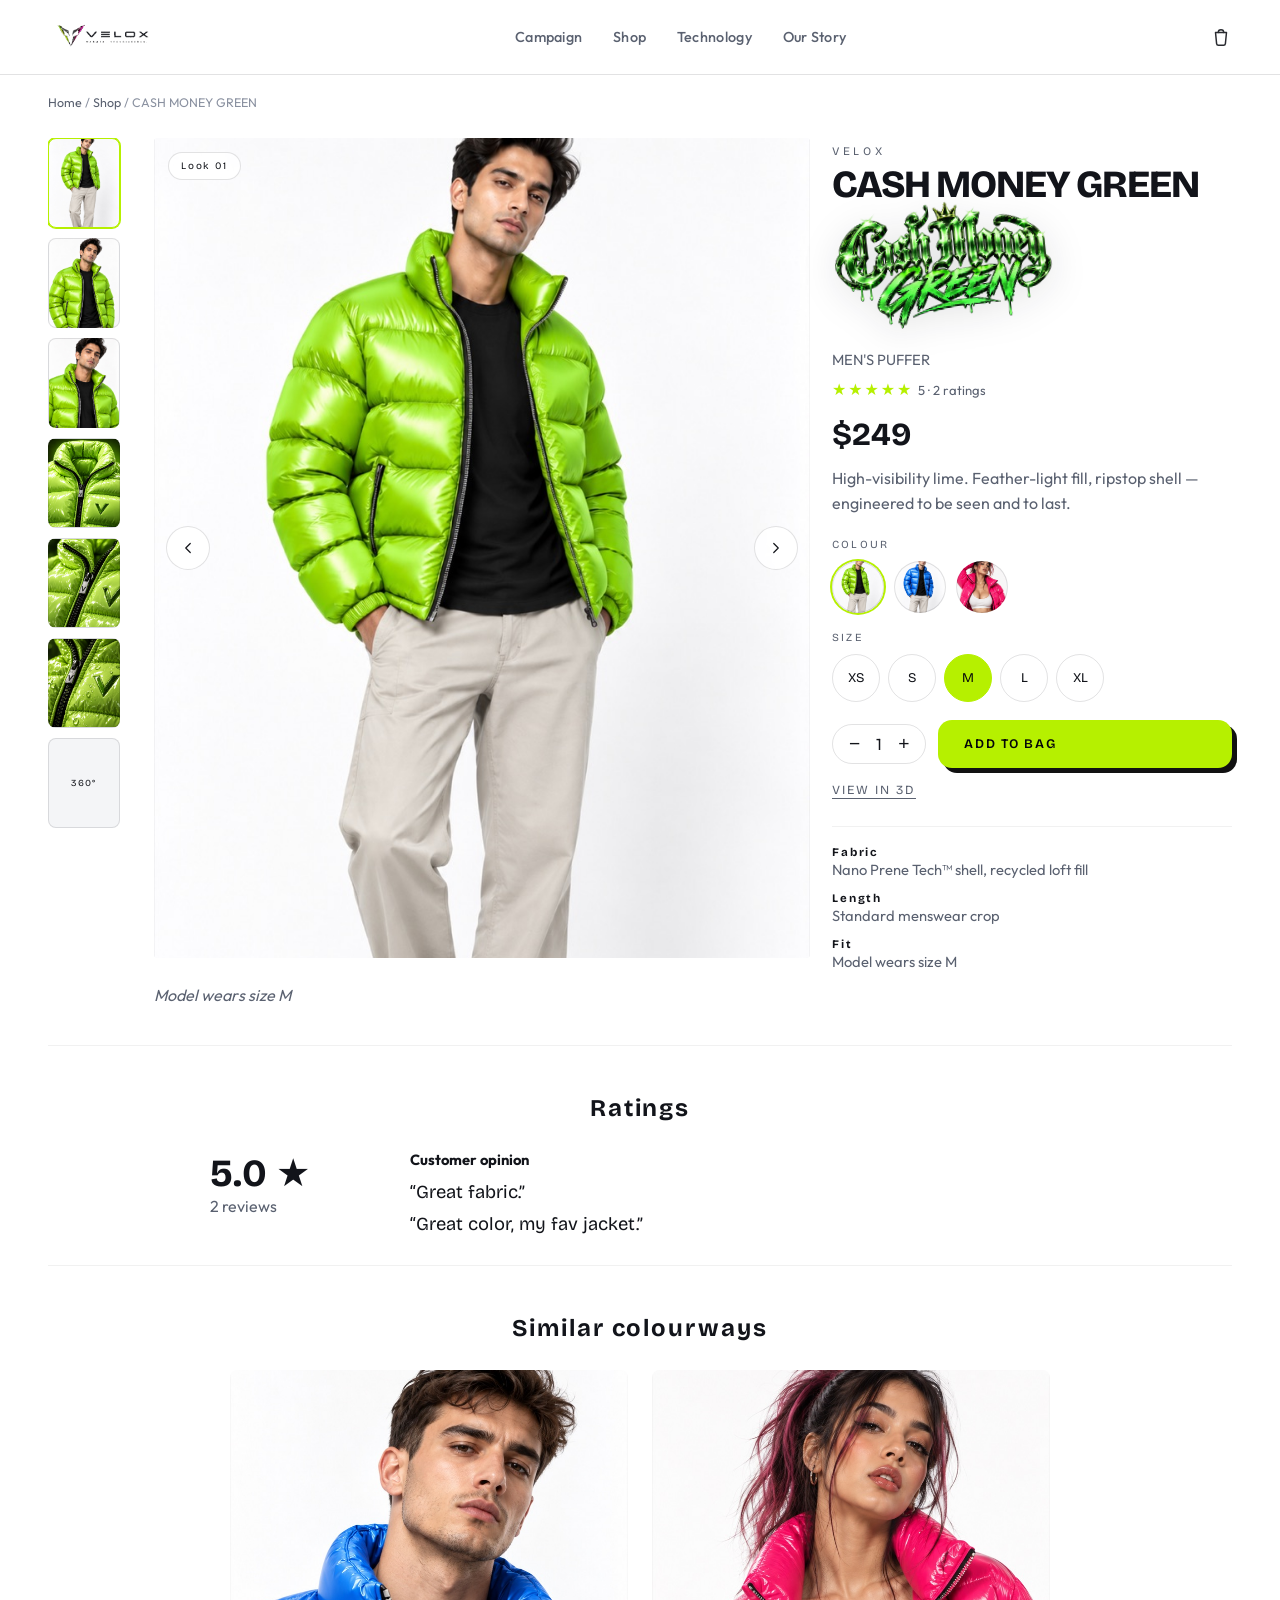
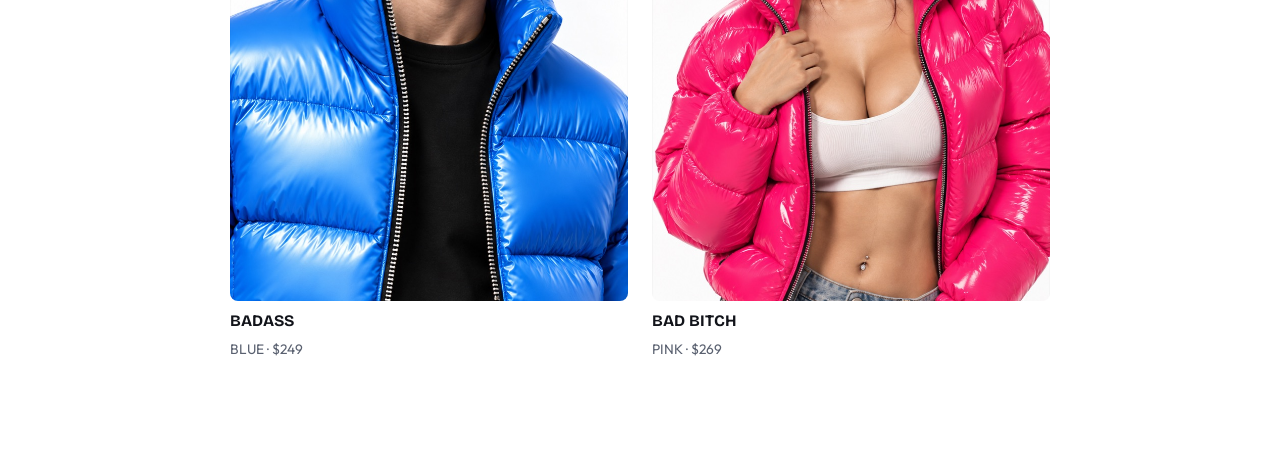
<file: buy.html>
<!doctype html>
<html lang="en">
  <head>
    <meta charset="UTF-8" />
    <meta name="viewport" content="width=device-width, initial-scale=1.0, viewport-fit=cover" />
    <meta http-equiv="Permissions-Policy" content="accelerometer=(self), gyroscope=(self), magnetometer=(self)" />
    <title>VELOX — Shop</title>
    <meta name="description" content="Shop VELOX FW26. Cash Money Green, Badass Blue, Bad Bitch Pink." />
    <!-- gallery: 6 photos + 360 -->
    <link rel="canonical" href="https://toprmrproducer.github.io/velox-open/buy.html" />
    <link rel="icon" href="favicon.png" type="image/png" />
    <link rel="apple-touch-icon" href="apple-touch-icon.png" />
    <meta property="og:type" content="website" />
    <meta property="og:title" content="VELOX — Shop" />
    <meta property="og:description" content="Shop VELOX FW26. Cash Money Green, Badass Blue, Bad Bitch Pink." />
    <meta property="og:image" content="https://toprmrproducer.github.io/velox-open/og.jpg" />
    <meta name="twitter:card" content="summary_large_image" />
    <meta http-equiv="Cache-Control" content="no-cache, no-store, must-revalidate" />
    <style>html,body,.pdp-page{background:#fff!important;color:#12141a}</style>
    <link rel="preconnect" href="https://fonts.googleapis.com" />
    <link rel="preconnect" href="https://fonts.gstatic.com" crossorigin />
    <link
      rel="preload"
      as="style"
      href="https://fonts.googleapis.com/css2?family=Cinzel:wght@600&family=Bricolage+Grotesque:opsz,wght@12..96,700;12..96,800&family=Outfit:wght@400;500;600&display=swap"
      onload="this.onload=null;this.rel='stylesheet'"
    />
    <noscript>
      <link
        href="https://fonts.googleapis.com/css2?family=Cinzel:wght@600&family=Bricolage+Grotesque:opsz,wght@12..96,700;12..96,800&family=Outfit:wght@400;500;600&display=swap"
        rel="stylesheet"
      />
    </noscript>
    <script>
      (function () {
        var id = new URLSearchParams(location.search).get('id') || 'lime';
        var src = {
          lime: 'campaign/looks/green-studio-full.jpg',
          blue: 'campaign/looks/blue-studio-full.jpg',
          pink: 'campaign/looks/pink-studio-a.jpg',
        }[id] || 'campaign/looks/green-studio-full.jpg';
        var l = document.createElement('link');
        l.rel = 'preload';
        l.as = 'image';
        l.href = src;
        l.fetchPriority = 'high';
        document.head.appendChild(l);
      })();
    </script>
    <script type="module" crossorigin src="./assets/buy-BLtn8a17.js"></script>
    <link rel="modulepreload" crossorigin href="./assets/products-BSnKn5BF.js">
    <link rel="stylesheet" crossorigin href="./assets/products-DRPeaWrV.css">
      <link rel="modulepreload" crossorigin href="./assets/scene3d-BLmDCGPO.js">
  </head>
  <body class="pdp-page">
    <header class="nav">
      <a class="nav__brand" href="./" aria-label="VELOX home">
        <img class="nav__lockup" src="brand/nav-lockup-on-light.png" alt="VELOX" />
      </a>
      <nav class="nav__links" id="navLinks">
        <a href="./">Campaign</a>
        <a href="./#shop">Shop</a>
        <a href="./#technology">Technology</a>
        <a href="./#about">Our Story</a>
      </nav>
      <button class="nav__burger" id="navBurger" aria-label="Menu" aria-expanded="false">
        <span></span><span></span>
      </button>
      <div class="nav__right">
        <button class="nav__icon nav__cart" id="navCart" aria-label="Cart">
          <svg viewBox="0 0 24 24"><path d="M6 7h12l-1.2 12.2a2 2 0 0 1-2 1.8H9.2a2 2 0 0 1-2-1.8L6 7z"/><path d="M9 7a3 3 0 0 1 6 0"/></svg>
          <span class="nav__badge" id="cartCount">0</span>
        </button>
      </div>
    </header>

    <main class="pdp" id="pdp">
      <nav class="pdp__crumbs" id="crumbs"></nav>

      <section class="pdp__grid">
        <div class="pdp__thumbs" id="thumbs"></div>
        <div class="pdp__stage" id="stage">
          <canvas id="inspect3d" class="pdp__gl" aria-label="3D inspect"></canvas>
          <img id="stageA" class="pdp__shot is-on" alt="" />
          <img id="stageB" class="pdp__shot" alt="" />
          <button class="pdp__arrow pdp__arrow--prev" id="prevShot" aria-label="Previous">
            <svg viewBox="0 0 24 24"><polyline points="15 6 9 12 15 18"/></svg>
          </button>
          <button class="pdp__arrow pdp__arrow--next" id="nextShot" aria-label="Next">
            <svg viewBox="0 0 24 24"><polyline points="9 6 15 12 9 18"/></svg>
          </button>
          <span class="pdp__badge" id="shotBadge">LOOK 01</span>
          <button type="button" class="tilt-enable tilt-enable--pdp" data-tilt-enable hidden>
            <span class="tilt-enable__hey">Hey</span>
            <span class="tilt-enable__msg">Tap to enable tilt</span>
            <span class="tilt-enable__sub">Move your phone — the jacket follows</span>
          </button>
        </div>
        <aside class="pdp__info" id="info"></aside>
      </section>

      <p class="pdp__fit" id="fitNote"></p>

      <section class="pdp__ratings">
        <h2>Ratings</h2>
        <div class="pdp__ratings-grid">
          <div>
            <div class="pdp__score"><b>5.0</b> ★</div>
            <div class="pdp__score-sub" id="reviewCount">2 reviews</div>
          </div>
          <div>
            <h3>Customer opinion</h3>
            <blockquote>“Great fabric.”</blockquote>
            <blockquote>“Great color, my fav jacket.”</blockquote>
          </div>
        </div>
      </section>

      <section class="pdp__similar">
        <h2>Similar colourways</h2>
        <div class="pdp__similar-row" id="similar"></div>
      </section>
    </main>

    <div class="drawer-scrim" id="scrim"></div>
    <aside class="cart" id="cart" aria-hidden="true">
      <div class="cart__head">
        <h3>Your Bag</h3>
        <button class="cart__close" id="cartClose" aria-label="Close">
          <svg viewBox="0 0 24 24"><line x1="6" y1="6" x2="18" y2="18"/><line x1="18" y1="6" x2="6" y2="18"/></svg>
        </button>
      </div>
      <div class="cart__items" id="cartItems"></div>
      <div class="cart__empty" id="cartEmpty">Your bag is empty.</div>
      <div class="cart__foot">
        <div class="cart__row"><span>Subtotal</span><b id="cartTotal">$0</b></div>
        <a class="btn btn--solid btn--block" href="./#shop">KEEP SHOPPING</a>
      </div>
    </aside>

    <div class="toast" id="toast"></div>
  </body>
</html>
</file>
<file: assets/products-DRPeaWrV.css>
:root{--bg-deep: #030406;--ink: #d7dbe4;--ink-dim: #7d8594;--ink-faint: #4c5360;--line: rgba(255, 255, 255, .08);--line-soft: rgba(255, 255, 255, .05);--panel: rgba(6, 8, 12, .72);--panel-solid: #07080c;--accent: #c6f042;--accent-soft: #e6ffa8;--glow: rgba(198, 240, 66, .55);--wash: rgba(182, 240, 0, .1);--font-display: "Bricolage Grotesque", system-ui, sans-serif;--font-body: "Outfit", system-ui, sans-serif;--ease: cubic-bezier(.22, 1, .36, 1);--ease-2: cubic-bezier(.16, 1, .3, 1)}*{margin:0;padding:0;box-sizing:border-box}html{scroll-behavior:smooth}body{font-family:var(--font-body);background:var(--bg-deep);color:var(--ink);overflow-x:hidden;-webkit-font-smoothing:antialiased;text-rendering:optimizeLegibility}svg{fill:none;stroke:currentColor;stroke-width:1.6;stroke-linecap:round;stroke-linejoin:round}::selection{background:var(--accent);color:#05060a}.visually-hidden{position:absolute;width:1px;height:1px;padding:0;margin:-1px;overflow:hidden;clip:rect(0,0,0,0);white-space:nowrap;border:0}.loader{position:fixed;inset:0;z-index:1000;display:grid;place-items:center;background:radial-gradient(120% 120% at 50% 40%,#0a0d14,#05060a 70%);transition:opacity .9s var(--ease),visibility .9s}.loader.is-done{opacity:0;visibility:hidden}.loader__inner{text-align:center;width:min(320px,74vw)}.loader__brand{font-family:var(--font-display);font-weight:800;letter-spacing:.5em;font-size:1.5rem;padding-left:.5em;margin-bottom:28px;color:var(--ink);animation:pulse 2.4s var(--ease) infinite}.loader__bar{height:2px;width:100%;background:var(--line-soft);overflow:hidden}.loader__fill{display:block;height:100%;width:0%;background:var(--accent);box-shadow:0 0 16px var(--glow);transition:width .3s var(--ease)}.loader__lockup{width:min(280px,70vw);height:auto;display:block;margin:0 auto 18px}.loader__pct{font-family:var(--font-display);font-size:.78rem;letter-spacing:.15em;color:var(--ink-dim);margin-top:14px}.loader__hint{font-size:.66rem;letter-spacing:.32em;color:var(--ink-faint);margin-top:8px;text-transform:uppercase}@keyframes pulse{0%,to{opacity:1}50%{opacity:.55}}.bg{position:fixed;inset:0;z-index:0;background:var(--bg-deep)}.bg__layer{position:absolute;inset:0;background-size:cover;background-position:center center;opacity:0;transition:opacity .45s var(--ease);will-change:opacity}.bg__layer video{position:absolute;inset:0;width:100%;height:100%;object-fit:cover;pointer-events:none}.bg__layer.is-active{opacity:1}.bg__vignette{position:absolute;inset:0;background:radial-gradient(120% 90% at 50% 30%,transparent 38%,rgba(0,0,0,.72) 100%),linear-gradient(180deg,transparent 0%,transparent 58%,rgba(0,0,0,.78) 100%);pointer-events:none}.bg__vignette:after{content:"";position:absolute;inset:0;background:radial-gradient(70% 60% at 50% 42%,var(--wash),transparent 72%);pointer-events:none;transition:background .6s var(--ease)}.bg__sweep{display:none}.bg__grain{position:absolute;inset:0;pointer-events:none;opacity:.07;mix-blend-mode:overlay;background-image:repeating-radial-gradient(circle at 20% 30%,rgba(255,255,255,.18) 0 1px,transparent 1px 3px);animation:grain .6s steps(2) infinite}@keyframes sweep{0%{transform:translate3d(-18%,8%,0) rotate(8deg)}50%{transform:translate3d(16%,-6%,0) rotate(-4deg)}to{transform:translate3d(-18%,8%,0) rotate(8deg)}}@keyframes grain{0%{transform:translateZ(0)}to{transform:translate3d(-2%,1%,0)}}.scene{position:fixed;inset:0;z-index:4;width:100vw;height:100vh;touch-action:none;cursor:grab;pointer-events:none;transition:opacity .6s var(--ease)}.scene.is-grabbing{cursor:grabbing}.scene.is-hidden{opacity:0;pointer-events:none}.nav{position:fixed;top:0;left:0;right:0;z-index:50;display:flex;align-items:center;justify-content:space-between;padding:16px clamp(16px,4vw,48px);background:linear-gradient(180deg,rgba(5,6,10,.88) 0%,rgba(5,6,10,.42) 62%,transparent 100%);backdrop-filter:none;-webkit-backdrop-filter:none;border-bottom:0;box-shadow:none}.nav.is-stuck{background:#05060ae6;backdrop-filter:blur(18px);-webkit-backdrop-filter:blur(18px);box-shadow:none;padding-top:14px;padding-bottom:14px}.nav__brand{display:flex;align-items:center;gap:12px;color:var(--ink);text-decoration:none;padding-left:2px}.nav__lockup{height:42px;width:auto;display:block}.nav__brand span{transform:translateY(1px)}.nav__mark{width:26px;height:26px;color:var(--accent);filter:drop-shadow(0 0 8px var(--glow))}.nav__links{display:flex;gap:clamp(20px,2.4vw,44px)}.nav__links a{color:var(--ink-dim);text-decoration:none;font-weight:500;font-size:.9rem;letter-spacing:.02em;opacity:1;transition:opacity .25s,color .25s,transform .25s;display:inline-block}.nav__links a:hover{opacity:1;color:var(--accent);text-shadow:0 0 18px var(--glow);transform:translateY(-1px)}html[data-theme=pink] .nav,html[data-theme=blue] .nav,html[data-theme=lime] .nav{box-shadow:none}.nav__bg{display:flex;border:1px solid transparent;border-radius:999px;overflow:hidden;margin-right:12px;background:transparent}.nav__bg-btn{font-family:var(--font-display);font-size:.6rem;letter-spacing:.14em;padding:7px 11px;color:var(--ink-dim);text-decoration:none;text-transform:uppercase}.nav__bg-btn.is-on{background:var(--accent);color:#05060a}.nav__right{display:flex;align-items:center;gap:18px}.nav__icon{position:relative;width:22px;height:22px;color:var(--ink);background:none;border:none;cursor:pointer;opacity:.9;transition:color .25s,transform .25s}.nav__icon svg{width:22px;height:22px}.nav__icon:hover{color:var(--accent);transform:translateY(-1px)}.nav__badge{position:absolute;top:-8px;right:-9px;min-width:16px;height:16px;padding:0 4px;background:var(--accent);color:#05060a;border-radius:9px;font-size:.62rem;font-weight:700;display:grid;place-items:center;font-family:var(--font-display);transform:scale(0);transition:transform .35s var(--ease)}.nav__badge.is-on{transform:scale(1)}.nav__tag{font-family:var(--font-display);font-size:.6rem;letter-spacing:.22em;color:var(--ink-dim);line-height:1.4;padding-left:16px;margin-left:4px;border-left:1px solid var(--line)}.nav__burger{display:none;width:42px;height:42px;border-radius:12px;border:1px solid transparent;background:transparent;cursor:pointer;flex-direction:column;justify-content:center;align-items:center;gap:6px}.nav__burger span{display:block;width:18px;height:1.5px;background:var(--ink)}.nav__links.is-open{display:flex;position:absolute;top:100%;left:16px;right:16px;flex-direction:column;gap:4px;padding:16px;background:var(--panel-solid);border:1px solid var(--line);border-radius:16px}.hero{position:relative;height:100svh;min-height:640px;z-index:auto;pointer-events:none}.hero>*,.hero .hero__copy *{pointer-events:none}.hero button,.hero a,.hero .dash,.hero .sidecard,.hero .picker,.hero .hero__label,.hero .tilt-enable,.hero .hero__copy .hero__mark{pointer-events:auto;z-index:8}.hero__copy{position:absolute;left:clamp(20px,4vw,64px);top:12vh;max-width:none;width:auto;z-index:2;pointer-events:none}.eyebrow{font-family:Cinzel,serif;font-size:.68rem;font-weight:600;letter-spacing:.38em;color:var(--ink-dim);text-transform:uppercase;display:inline-block}.hero__orbit{position:absolute;inset:20% 18% 18% 38%;z-index:5;cursor:grab;pointer-events:auto;touch-action:none}.hero__orbit:active{cursor:grabbing}.hero__mark{display:block;width:min(760px,64vw);max-width:none;margin:0 0 18px;padding:0;border:0;background:none;cursor:pointer;filter:drop-shadow(0 10px 30px rgba(0,0,0,.45));transform:rotate(-6deg);transform-origin:left center;transition:filter .35s var(--ease),transform .35s var(--ease)}.hero__mark:hover,.hero__mark:focus-visible{filter:drop-shadow(0 0 36px var(--glow)) drop-shadow(0 12px 28px rgba(0,0,0,.45));transform:rotate(-6deg) scale(1.045)}.hero__mark img{width:100%;max-width:none;height:auto;display:block;mix-blend-mode:screen;pointer-events:none}.hero__tag{font-family:Cinzel,serif;font-size:.92rem;letter-spacing:.22em;color:var(--ink);text-transform:uppercase;margin:4px 0 14px}.hero__title{font-family:var(--font-display);font-weight:800;font-size:clamp(2.7rem,6vw,5.4rem);line-height:.88;letter-spacing:-.045em;margin:18px 0 0;font-optical-sizing:auto}.hero__title span{display:block}.hero__title .reveal--dim{color:transparent;-webkit-text-stroke:1.2px color-mix(in srgb,var(--accent) 55%,transparent)}.accent-rule{display:block;width:64px;height:3px;background:var(--accent);box-shadow:0 0 14px var(--glow);margin:26px 0 22px;border-radius:2px}.hero__blurb{color:var(--ink-dim);font-size:1rem;line-height:1.6;max-width:360px;margin-bottom:30px}.btn{font-family:var(--font-display);font-weight:600;letter-spacing:.12em;font-size:.82rem;cursor:pointer;border:none;display:inline-flex;align-items:center;gap:14px;transition:transform .3s var(--ease),background .3s,color .3s,box-shadow .3s}.btn svg{width:18px;height:18px}.btn--pill{padding:16px 26px;border-radius:14px;background:#0000008c;color:var(--ink);border:1px solid color-mix(in srgb,var(--accent) 55%,var(--line));box-shadow:5px 5px color-mix(in srgb,var(--accent) 80%,black);backdrop-filter:blur(10px)}.btn--pill:hover{background:var(--accent);color:#05060a;transform:translate(2px,2px);box-shadow:2px 2px 0 var(--accent)}.btn--pill:hover svg{stroke:#05060a}.btn--solid{background:var(--accent);color:#05060a;padding:16px 26px;border-radius:14px;box-shadow:5px 5px #111}.btn--solid svg{stroke:#05060a}.btn--solid:hover{transform:translateY(-2px);box-shadow:0 16px 40px -12px var(--glow);filter:brightness(1.05)}.btn--block{width:100%;justify-content:center}.hero__pager{display:flex;align-items:center;gap:10px;margin-bottom:34px}.dash{width:34px;height:3px;border-radius:2px;background:#fff3;cursor:pointer;transition:background .4s,width .4s var(--ease)}.dash.is-active{background:var(--accent);width:46px;box-shadow:0 0 10px var(--glow)}.pager__num{font-family:var(--font-display);font-size:.82rem;letter-spacing:.14em;color:var(--ink-dim);margin-left:10px}.pager__num b{color:var(--ink)}.features{list-style:none;display:flex;gap:clamp(18px,2vw,32px)}.features li{display:flex;align-items:center;gap:10px}.features svg{width:22px;height:22px;color:var(--accent);flex:none}.features span{font-family:var(--font-display);font-size:.6rem;letter-spacing:.16em;color:var(--ink-dim);line-height:1.35}.hero__label{position:absolute;left:50%;top:15vh;transform:translate(calc(-50% + 210px));display:flex;gap:14px;align-items:flex-start;z-index:8;background:none;border:none;color:inherit;text-align:left;cursor:pointer;transition:transform .3s var(--ease),filter .3s}.hero__label:hover{filter:drop-shadow(0 0 18px var(--glow));transform:translate(calc(-50% + 210px)) translateY(-3px)}.hero__label-idx{font-family:var(--font-display);font-size:.82rem;color:var(--accent);letter-spacing:.1em;padding-top:2px}.hero__label-name{font-family:var(--font-display);font-weight:700;font-size:1.55rem;letter-spacing:.06em}.hero__label-gender{font-size:.66rem;letter-spacing:.28em;color:var(--ink-dim);margin-top:3px}.hero__label-price{font-family:var(--font-display);font-weight:600;font-size:.92rem;letter-spacing:.08em;margin-top:10px;color:var(--accent)}.sidecards{position:absolute;right:clamp(20px,3vw,48px);top:14vh;display:flex;flex-direction:column;gap:12px;z-index:8;width:220px}.sidecard{display:flex;align-items:center;gap:14px;background:#080a10c7;color:var(--ink);border:1px solid color-mix(in srgb,var(--accent) 32%,var(--line));border-radius:16px;padding:10px 12px;cursor:pointer;box-shadow:0 18px 40px -24px #12141a47;backdrop-filter:blur(18px);transition:transform .35s var(--ease),box-shadow .35s,border-color .35s,background .35s}.sidecard:hover{transform:translate(-8px) scale(1.05);background:#0c0e14eb;border-color:var(--accent);box-shadow:0 0 28px -6px var(--glow)}.sidecard__thumb{width:56px;height:56px;border-radius:12px;background:#0c0f16 center/cover no-repeat;flex:none;transition:transform .35s var(--ease)}.sidecard:hover .sidecard__thumb{transform:scale(1.08) rotate(-3deg)}.sidecard__meta{flex:1;min-width:0;text-align:left}.sidecard__name{font-family:var(--font-display);font-weight:700;font-size:.92rem;letter-spacing:.02em;line-height:1.15;color:var(--ink)}.sidecard__color{display:block;margin-top:4px;font-family:Cinzel,serif;font-size:.58rem;letter-spacing:.22em;color:var(--ink-dim)}.picker{position:absolute;left:clamp(16px,3vw,40px);bottom:5vh;z-index:8;width:min(260px,24vw);aspect-ratio:3/2;background-size:cover;background-position:center;background-repeat:no-repeat;border-radius:14px;overflow:hidden;box-shadow:0 20px 50px -20px #000000a6;display:grid;grid-template-columns:1fr 1fr 1fr}.picker{transition:transform .35s var(--ease),box-shadow .35s}.picker:hover{transform:translateY(-4px);box-shadow:0 24px 50px -16px #000000bf}.picker button{background:transparent;border:none;cursor:pointer;padding:0;transition:background .25s,box-shadow .25s}.picker button:hover{background:#ffffff24}.picker button.is-on{box-shadow:inset 0 0 0 2px #fff}.hero__arrows{position:absolute;right:clamp(20px,4vw,64px);bottom:8vh;display:flex;gap:14px;z-index:8}.hero .tilt-enable,.tilt-enable{position:absolute;left:50%;bottom:calc(28px + env(safe-area-inset-bottom));transform:translate(-50%);z-index:20;pointer-events:auto;display:flex;flex-direction:column;align-items:center;gap:4px;width:min(320px,calc(100vw - 32px));font-family:var(--font-display);color:#05060a;text-align:center;background:var(--accent);border:0;border-radius:22px;padding:16px 18px 18px;cursor:pointer;box-shadow:0 16px 40px #00000073;animation:tiltpulse 1.8s var(--ease) infinite}.tilt-enable__hey{font-family:Cinzel,serif;font-size:.62rem;letter-spacing:.28em;text-transform:uppercase;opacity:.7}.tilt-enable__msg{font-size:1.05rem;font-weight:800;letter-spacing:-.02em;line-height:1.15}.tilt-enable__sub{font-family:var(--font-body);font-size:.78rem;letter-spacing:.01em;opacity:.75}.tilt-enable[hidden]{display:none!important}.tilt-enable--pdp{bottom:18px}@media (hover: hover) and (pointer: fine) and (min-width: 881px){.hero .tilt-enable,.tilt-enable{display:none!important}}@keyframes tiltpulse{0%,to{transform:translate(-50%) scale(1)}50%{transform:translate(-50%) scale(1.035)}}.round-btn{width:54px;height:54px;border-radius:14px;border:1px solid var(--line);background:#0000008c;color:var(--ink);cursor:pointer;display:grid;place-items:center;backdrop-filter:blur(8px);box-shadow:4px 4px color-mix(in srgb,var(--accent) 70%,black);transition:transform .3s var(--ease),background .3s,color .3s,border-color .3s,box-shadow .3s}.round-btn svg{width:22px;height:22px}.round-btn:hover{background:var(--accent);color:#05060a;border-color:var(--accent);transform:scale(1.06)}.hint{position:absolute;z-index:6;font-family:var(--font-display);font-size:.64rem;letter-spacing:.2em;color:var(--ink-dim);display:inline-flex;align-items:center;gap:8px;padding:10px 16px;border:1px solid var(--line-soft);border-radius:999px;background:var(--panel);backdrop-filter:blur(10px)}.hint svg{width:15px;height:15px;color:var(--accent)}.hint--drag{left:50%;bottom:8vh;transform:translate(-50%);transition:opacity .5s}.hint--drag.is-gone{opacity:0}.hint--light{left:50%;top:12vh;transform:translate(calc(-50% - 30px));opacity:.8}.hero__foot{position:absolute;left:clamp(20px,4vw,64px);bottom:4vh;z-index:6}.hero__foot-left{font-family:var(--font-display);font-size:.62rem;letter-spacing:.24em;color:var(--ink-faint)}.hero__possib{position:absolute;right:clamp(20px,4vw,64px);bottom:20vh;z-index:6;text-align:right;font-family:var(--font-display);font-size:.64rem;letter-spacing:.26em;color:var(--ink-dim);line-height:1.8}.scroll-cue{position:absolute;left:50%;bottom:2.4vh;transform:translate(-50%);width:26px;height:42px;border:1px solid var(--line);border-radius:14px;background:none;cursor:pointer;z-index:6;display:grid;place-items:start center;padding-top:8px}.scroll-cue span{width:3px;height:8px;background:var(--accent);border-radius:2px;animation:scrollcue 1.8s var(--ease) infinite}@keyframes scrollcue{0%{transform:translateY(0);opacity:1}70%{transform:translateY(14px);opacity:0}to{opacity:0}}.section{position:relative;z-index:5;background:var(--bg-deep);padding:clamp(80px,12vh,160px) clamp(20px,6vw,120px)}.section__head{max-width:720px;margin:0 auto clamp(40px,6vh,80px);text-align:center}.section__head h2,.tech h2,.about h2{font-family:var(--font-display);font-weight:800;font-size:clamp(2rem,4.5vw,3.6rem);line-height:1.02;letter-spacing:-.02em;margin:18px 0 20px}.section__head h2 em,.about h2{font-style:normal}.section__head h2 em{color:var(--accent)}.section__head p,.tech__lead p,.about p{color:var(--ink-dim);font-size:1.04rem;line-height:1.6;max-width:560px;margin:0 auto}.collection{background:linear-gradient(180deg,#05060a,#080a11)}.cards{display:grid;grid-template-columns:repeat(3,1fr);gap:24px;max-width:1180px;margin:0 auto}.pcard{position:relative;border:1px solid var(--line-soft);border-radius:24px;overflow:hidden;background:#090b12;transition:border-color .5s;display:flex;flex-direction:column}.pcard:hover{border-color:var(--pc-accent, var(--accent))}.pcard__media{position:relative;aspect-ratio:4/4.4;background-color:#080a11;background-size:cover;background-position:center;overflow:hidden;perspective:900px}.pcard__loop{position:absolute;inset:0;width:100%;height:100%;object-fit:cover;pointer-events:none;z-index:0}.pcard__stage{position:absolute;inset:0;transform-style:preserve-3d;animation:coatsway 7s ease-in-out infinite;will-change:transform}.pcard:hover .pcard__stage{animation:none}.pcard.has-gl .pcard__stage{animation:none;transform:none}@keyframes coatsway{0%,to{transform:rotateY(-18deg) rotateX(5deg) translateZ(24px)}50%{transform:rotateY(18deg) rotateX(-5deg) translate3d(0,8px,24px)}}.pcard__gl{position:absolute;inset:0;width:100%;height:100%;z-index:1;pointer-events:none;transition:opacity .35s var(--ease)}.pcard.has-gl .pcard__jacket,.pcard.is-stitch .pcard__gl{opacity:0}.pcard__jacket{position:absolute;inset:8% 10% 4%;background:center 55% / contain no-repeat;z-index:1;pointer-events:none;filter:saturate(1.2) contrast(1.12);transition:opacity .35s var(--ease)}.pcard__stitches{display:grid;grid-template-columns:1fr 1fr 1fr;gap:6px;padding:6px 12px 0}.pcard__stitch{aspect-ratio:1;border-radius:10px;border:1px solid var(--line);background:#f4f5f7 center/cover no-repeat;cursor:pointer}.pcard__stitch.is-on{box-shadow:inset 0 0 0 2px var(--pc-accent, var(--accent))}.pcard__media:after{content:"";position:absolute;inset:0;background:radial-gradient(70% 60% at 50% 40%,transparent,rgba(0,0,0,.62));pointer-events:none}.pcard__badge{position:absolute;top:16px;left:16px;z-index:2;font-family:var(--font-display);font-size:.6rem;letter-spacing:.2em;padding:7px 12px;border-radius:999px;background:#05060a80;border:1px solid var(--line-soft);color:var(--pc-accent, var(--ink));backdrop-filter:blur(6px)}.pcard__body{padding:22px 22px 24px;display:flex;flex-direction:column;gap:4px}.pcard__name{font-family:var(--font-display);font-weight:700;font-size:1.3rem;letter-spacing:.04em}.pcard__gender{font-size:.64rem;letter-spacing:.24em;color:var(--ink-faint)}.pcard__foot{margin-top:16px;display:flex;align-items:center;justify-content:space-between}.pcard__price{font-family:var(--font-display);font-weight:600;font-size:1.24rem}.pcard__add{font-family:var(--font-display);font-size:.74rem;letter-spacing:.1em;padding:12px 20px;border-radius:999px;border:1px solid var(--line);background:none;color:var(--ink);cursor:pointer;transition:background .3s,color .3s,border-color .3s}.pcard__add:hover{background:var(--pc-accent, var(--accent));color:#05060a;border-color:transparent}.pcard__view{position:absolute;inset:0;z-index:3;background:none;border:none;cursor:pointer}.pcard__looks{display:grid;grid-template-columns:1fr 1fr 1fr;gap:6px;padding:10px 12px 0}.pcard__look{aspect-ratio:3/4;border-radius:10px;border:1px solid var(--line);background:#0b0d12 center 18%/cover no-repeat;cursor:pointer;transition:transform .3s var(--ease),box-shadow .3s}.pcard__look:hover{transform:translateY(-3px);box-shadow:0 10px 22px #00000059}.pcard__look.is-on{box-shadow:inset 0 0 0 2px var(--pc-accent, var(--accent))}.tech{position:relative;z-index:5;background:#05060a;display:grid;grid-template-columns:1.15fr .85fr;min-height:100svh}.tech__visual{position:relative;min-height:520px;overflow:hidden}.tech__visual img{width:100%;height:100%;object-fit:cover;display:block;min-height:100svh}.tech__copy{padding:clamp(48px,8vh,100px) clamp(24px,5vw,72px);display:flex;flex-direction:column;justify-content:center}.tech__copy h2{font-family:var(--font-display);font-weight:800;font-size:clamp(2.2rem,4.4vw,3.8rem);line-height:.95;letter-spacing:-.03em;margin:14px 0 18px}.tech__copy>p{color:var(--ink-dim);font-size:1.08rem;line-height:1.65;max-width:460px}.about{background:#05060a;text-align:center}.about__inner{max-width:640px;margin:0 auto;display:flex;flex-direction:column;align-items:center}.about h2{margin:16px 0 18px}.about .btn{margin-top:34px}.campaigns{position:relative;z-index:5;background:#05060a;padding:40px 0 0}.campaigns__head{text-align:center;padding:40px 24px 20px}.campaigns__head h2{font-family:var(--font-display);font-weight:800;font-size:clamp(2rem,5vw,3.6rem);letter-spacing:-.04em;line-height:.95;margin-top:12px}.campaigns__head em{font-style:normal;color:var(--accent)}.campaign{border-top:1px solid var(--line-soft)}.campaign__tab{width:100%;display:flex;justify-content:space-between;align-items:center;padding:22px clamp(20px,5vw,80px);background:transparent;border:none;color:var(--ink);font-family:Cinzel,serif;letter-spacing:.18em;font-size:.82rem;cursor:pointer;text-align:left}.campaign__tab:hover,.campaign.is-open .campaign__tab{color:var(--accent)}.campaign__price{font-family:var(--font-display);letter-spacing:.08em}.campaign__body{display:grid;grid-template-rows:0fr;transition:grid-template-rows .7s var(--ease)}.campaign.is-open .campaign__body{grid-template-rows:1fr}.campaign__body>*{overflow:hidden}.campaign__body img{width:100%;height:min(78vh,820px);object-fit:cover;display:block}.campaign__cta{position:relative;margin-top:-90px;padding:0 clamp(20px,5vw,80px) 40px;display:flex;justify-content:space-between;align-items:end;gap:20px;z-index:2}.campaign__cta p{font-family:Cinzel,serif;letter-spacing:.2em;text-transform:uppercase;font-size:.78rem}.tech__acc{display:flex;flex-direction:column;gap:0;margin-top:36px}.tech__tab{background:none;border:none;border-top:1px solid var(--line-soft);color:var(--ink-dim);font-family:Cinzel,serif;letter-spacing:.16em;font-size:.92rem;text-align:left;padding:18px 0;cursor:pointer}.tech__tab.is-open{color:var(--accent)}.tech__panel{display:none;padding:0 0 22px}.tech__panel.is-open{display:grid;gap:14px}.tech__panel img{width:100%;aspect-ratio:16/10;object-fit:cover;border-radius:16px}.tech__panel p{color:var(--ink-dim);line-height:1.6;font-size:1.02rem}.inspect{position:relative;z-index:5;background:#05060a;padding:28px clamp(16px,3vw,48px) 40px}.inspect__grid{display:grid;grid-template-columns:92px minmax(0,1.35fr) minmax(280px,.9fr);gap:18px;min-height:calc(100svh - 120px);align-items:stretch}.inspect__thumbs{display:flex;flex-direction:column;gap:10px}.inspect__thumb{aspect-ratio:1;border-radius:14px;border:1px solid var(--line);background:#f4f5f7 center/cover no-repeat;cursor:pointer;overflow:hidden}.inspect__thumb.is-on{box-shadow:inset 0 0 0 2px var(--accent)}.inspect__thumb--360{display:grid;place-items:center;color:var(--ink);font-family:var(--font-display);font-size:.62rem;letter-spacing:.16em;background:#f4f5f7}.inspect__stage{position:relative;border-radius:22px;overflow:hidden;min-height:520px;background:#fff}.inspect__plate,.inspect__jacket{position:absolute;inset:0}.inspect__plate{background:center/cover no-repeat;transform:scale(1.04)}.inspect__jacket{background:center 58%/contain no-repeat;filter:saturate(1.15) contrast(1.08);pointer-events:none}.inspect__360{position:absolute;right:18px;top:18px;z-index:2;font-family:var(--font-display);letter-spacing:.18em;font-size:.72rem;padding:10px 14px;border-radius:999px;cursor:pointer;background:#00000080;color:#fff;border:1px solid var(--line);backdrop-filter:blur(8px)}.inspect__tag{position:absolute;left:18px;bottom:16px;z-index:2;font-family:Rock Salt,cursive;font-size:1.15rem;color:#ffffffd1;transform:rotate(-6deg)}.inspect__buy{background:#fff;border:1px solid var(--line-soft);border-radius:22px;padding:28px 26px 24px;display:flex;flex-direction:column;gap:12px}.inspect__kicker{font-family:var(--font-display);font-size:.72rem;letter-spacing:.28em;color:var(--ink-dim)}.inspect__name{font-family:var(--font-display);font-weight:800;font-size:clamp(2rem,3vw,3.1rem);letter-spacing:-.03em;line-height:.92}.inspect__tagline{font-family:Cinzel,serif;letter-spacing:.16em;font-size:.78rem;color:var(--accent);text-transform:uppercase}.inspect__blurb{color:var(--ink-dim);line-height:1.55;font-size:.98rem}.inspect__price{font-family:var(--font-display);font-weight:700;font-size:1.8rem;margin-top:4px}.inspect__swatches{display:grid;grid-template-columns:repeat(3,1fr);gap:8px}.inspect__swatch{border:1px solid var(--line);background:#fff;color:var(--ink);border-radius:12px;padding:10px 8px;cursor:pointer;text-align:left}.inspect__swatch.is-on{border-color:var(--accent);box-shadow:0 0 0 1px var(--accent)}.inspect__swatch b{display:block;font-family:var(--font-display);font-size:.78rem;letter-spacing:.06em}.inspect__swatch span{font-size:.62rem;letter-spacing:.14em;color:var(--ink-dim)}.inspect__sizes{display:flex;gap:8px;flex-wrap:wrap}.inspect__sizes button{width:44px;height:44px;border-radius:10px;border:1px solid var(--line);background:transparent;color:var(--ink);cursor:pointer;font-family:var(--font-display)}.inspect__sizes button.is-on{background:var(--accent);color:#05060a;border-color:var(--accent)}.inspect__qty{display:inline-flex;align-items:center;gap:14px;border:1px solid var(--line);border-radius:12px;padding:8px 14px;width:fit-content}.inspect__qty button{background:none;border:none;color:var(--ink);cursor:pointer;font-size:1.1rem}.inspect__actions{display:grid;grid-template-columns:1fr 1fr;gap:10px;margin-top:8px}.inspect__feats{display:grid;grid-template-columns:repeat(4,1fr);gap:12px;margin-top:22px;padding:18px 8px 4px;border-top:1px solid var(--line-soft)}.inspect__feats div{display:flex;flex-direction:column;gap:4px}.inspect__feats b{font-family:var(--font-display);font-size:.78rem;letter-spacing:.16em}.inspect__feats span{font-size:.78rem;color:var(--ink-dim)}.manifesto,.nano,.voices,.freedom{position:relative;z-index:5;background:#05060a}.manifesto{display:grid;grid-template-columns:1fr;min-height:100svh;align-items:stretch}.manifesto__visual{grid-area:1 / 1}.manifesto__copy{grid-area:1 / 1;z-index:2;background:linear-gradient(90deg,rgba(5,6,10,.88) 0%,rgba(5,6,10,.35) 55%,transparent 100%)}.manifesto__copy,.nano__copy{padding:clamp(48px,10vh,120px) clamp(24px,6vw,80px);display:flex;flex-direction:column;justify-content:center}.manifesto__copy h2,.nano__copy h2,.voices__head h2,.freedom h2{font-family:var(--font-display);font-weight:800;font-size:clamp(2.4rem,6vw,5.2rem);line-height:.92;letter-spacing:-.04em;margin:12px 0 22px}.manifesto__line{font-family:Cinzel,serif;font-size:clamp(1.1rem,2vw,1.5rem);letter-spacing:.08em;line-height:1.45;color:var(--ink)}.manifesto__visual,.nano__visual{min-height:52vh;overflow:hidden}.manifesto__visual img,.nano__visual img{width:100%;height:100%;object-fit:cover;display:block;min-height:100%}.manifesto__visual img{object-position:center center}.nano{display:grid;grid-template-columns:1.1fr .9fr;min-height:88svh}.nano__copy p{color:var(--ink-dim);font-size:1.2rem;line-height:1.6;max-width:420px}.voices{padding:clamp(80px,12vh,140px) clamp(20px,6vw,120px)}.voices__head{max-width:920px;margin:0 auto 56px;text-align:center}.voices__grid{display:grid;grid-template-columns:repeat(3,1fr);gap:24px;max-width:1180px;margin:0 auto}.nano__visual{display:grid;grid-template-rows:1fr auto;min-height:100%}.nano__strip{display:grid;grid-template-columns:1fr 1fr;gap:8px;padding:8px;background:#05060a}.nano__strip img{width:100%;aspect-ratio:1;object-fit:cover;display:block}.voice{margin:0;border:1px solid var(--line-soft);border-radius:22px;background:#080a11;padding:26px 24px 28px}.voice__who{display:flex;align-items:center;gap:12px;margin-bottom:14px}.voice__avatar{width:40px;height:40px;border-radius:50%;flex:none;display:grid;place-items:center;background:color-mix(in srgb,var(--accent) 35%,#1a1d24);font-family:var(--font-display);font-weight:700}.voice__who b{display:block;font-family:var(--font-display);font-size:.95rem}.voice__who span{display:block;font-size:.72rem;color:var(--ink-dim);margin-top:2px}.voice__stars{color:var(--accent);letter-spacing:.2em;margin-bottom:10px}.voice p{font-family:var(--font-display);font-size:1.2rem;letter-spacing:.01em;line-height:1.35}.freedom{min-height:88svh;display:grid;place-items:center;text-align:center;padding:clamp(80px,12vh,140px) 24px;background-size:cover;background-position:center}.freedom__inner{max-width:860px}.freedom .btn{margin-top:28px}.footer{position:relative;z-index:5;background:#05060a;border-top:1px solid var(--line-soft);padding:clamp(50px,8vh,90px) clamp(20px,6vw,120px) 40px}.footer__brand{font-family:var(--font-display);font-weight:800;letter-spacing:.5em;font-size:clamp(2.4rem,10vw,7rem);text-align:center;color:transparent;-webkit-text-stroke:1px rgba(255,255,255,.12);padding-left:.5em;margin-bottom:60px}.footer__lockup{display:block;width:min(720px,86vw);height:auto;margin:0 auto 60px}.footer__cols{display:grid;grid-template-columns:repeat(4,1fr);gap:30px;max-width:1000px;margin:0 auto 50px}.footer__cols h3{font-family:var(--font-display);font-size:.72rem;letter-spacing:.2em;color:var(--ink);margin-bottom:16px;font-weight:600}.footer__cols a{display:block;color:var(--ink-dim);text-decoration:none;font-size:.9rem;padding:6px 0;cursor:pointer;transition:color .25s}.footer__cols a:hover{color:var(--accent)}.footer__base{display:flex;justify-content:space-between;gap:20px;padding-top:26px;border-top:1px solid var(--line-soft);font-family:var(--font-display);font-size:.66rem;letter-spacing:.14em;color:var(--ink-faint);flex-wrap:wrap}.sheet-scrim{position:fixed;inset:0;z-index:92;background:#000000b8;opacity:0;visibility:hidden;transition:opacity .4s,visibility .4s;backdrop-filter:blur(8px)}.sheet-scrim.is-open{opacity:1;visibility:visible}.sheet{position:fixed;z-index:93;inset:auto 0 0;max-height:92svh;overflow-y:auto;-webkit-overflow-scrolling:touch;background:#fff;border-top:1px solid var(--line);transform:translateY(110%);transition:transform .5s var(--ease-2);border-radius:22px 22px 0 0;padding:18px 18px calc(22px + env(safe-area-inset-bottom))}.sheet.is-open{transform:translateY(0)}.sheet__grid{display:grid;gap:18px}.sheet__media{position:relative;border-radius:16px;overflow:hidden;aspect-ratio:1;background:#f4f5f7 center/cover no-repeat}.sheet__media img{width:100%;height:100%;object-fit:cover;display:block}.sheet__thumbs{display:grid;grid-template-columns:repeat(4,1fr);gap:8px;margin-top:10px}.sheet__thumbs button{aspect-ratio:1;border-radius:10px;border:1px solid var(--line);background:center/cover no-repeat;cursor:pointer}.sheet__thumbs button.is-on{box-shadow:inset 0 0 0 2px var(--accent)}.sheet__kicker{font-family:var(--font-display);font-size:.72rem;letter-spacing:.28em;color:var(--ink-dim)}.sheet__name{font-family:var(--font-display);font-weight:800;font-size:clamp(1.8rem,4vw,2.8rem);letter-spacing:-.03em;line-height:.95;margin:8px 0}.sheet__tag{font-family:Cinzel,serif;letter-spacing:.14em;color:var(--accent);text-transform:uppercase;font-size:.78rem}.sheet__blurb{color:var(--ink-dim);line-height:1.55;margin:12px 0 8px}.sheet__price{font-family:var(--font-display);font-weight:700;font-size:1.7rem;margin:10px 0}.sheet__sizes,.sheet__swatches{display:flex;flex-wrap:wrap;gap:8px;margin:10px 0}.sheet__sizes button,.sheet__swatches button{min-width:48px;height:48px;padding:0 12px;border-radius:12px;border:1px solid var(--line);background:transparent;color:var(--ink);cursor:pointer;font-family:var(--font-display)}.sheet__sizes button.is-on,.sheet__swatches button.is-on{background:var(--accent);color:#05060a;border-color:var(--accent)}.sheet__qty{display:inline-flex;align-items:center;gap:16px;border:1px solid var(--line);border-radius:12px;padding:10px 16px;margin:8px 0 16px}.sheet__qty button{background:none;border:none;color:var(--ink);font-size:1.2rem;cursor:pointer;width:28px}.sheet__actions{display:grid;gap:10px}.sheet__close{position:absolute;top:12px;right:12px;z-index:2;width:40px;height:40px;border-radius:50%;border:1px solid var(--line);background:#0000008c;color:var(--ink);cursor:pointer}body.is-locked{overflow:hidden}@media (min-width: 880px){.sheet{inset:0 0 0 auto;width:min(460px,40vw);max-height:100svh;height:100svh;transform:translate(104%);opacity:1;visibility:visible;border-radius:0;border:none;border-left:1px solid var(--line);padding:72px 26px 28px}.sheet.is-open{transform:translate(0)}.sheet__grid{grid-template-columns:1fr}.sheet__media{display:none}.sheet-scrim{background:transparent;backdrop-filter:none;pointer-events:none}.sheet-scrim.is-open{pointer-events:none}}.drawer-scrim{position:fixed;inset:0;z-index:90;background:#0009;opacity:0;visibility:hidden;transition:opacity .4s,visibility .4s;backdrop-filter:blur(2px)}.drawer-scrim.is-open{opacity:1;visibility:visible}.cart{position:fixed;top:0;right:0;bottom:0;z-index:95;width:min(420px,92vw);background:var(--panel-solid);border-left:1px solid var(--line-soft);transform:translate(100%);transition:transform .5s var(--ease-2);display:flex;flex-direction:column}.cart.is-open{transform:translate(0)}.cart__head{display:flex;align-items:center;justify-content:space-between;padding:26px 26px 20px;border-bottom:1px solid var(--line-soft)}.cart__head h3{font-family:var(--font-display);font-weight:700;font-size:1.1rem;letter-spacing:.08em}.cart__close,.modal__close{width:34px;height:34px;border-radius:50%;border:1px solid var(--line);background:none;color:var(--ink);cursor:pointer;display:grid;place-items:center;transition:background .25s,color .25s}.cart__close:hover,.modal__close:hover{background:var(--ink);color:#05060a}.cart__close svg,.modal__close svg{width:16px;height:16px}.cart__items{flex:1;overflow-y:auto;padding:12px 26px}.cart__item{display:flex;gap:16px;padding:18px 0;border-bottom:1px solid var(--line-soft)}.cart__item-thumb{width:66px;height:66px;border-radius:12px;background:#f4f5f7 center/cover;flex:none;border:1px solid var(--line-soft)}.cart__item-meta{flex:1}.cart__item-name{font-family:var(--font-display);font-weight:600;letter-spacing:.04em}.cart__item-gender{font-size:.62rem;letter-spacing:.2em;color:var(--ink-faint);margin:3px 0 8px}.cart__qty{display:inline-flex;align-items:center;gap:12px;border:1px solid var(--line);border-radius:999px;padding:4px 10px}.cart__qty button{background:none;border:none;color:var(--ink);cursor:pointer;font-size:1rem;line-height:1;width:16px}.cart__qty span{font-family:var(--font-display);font-size:.85rem;min-width:14px;text-align:center}.cart__item-price{font-family:var(--font-display);font-weight:600}.cart__item-rm{background:none;border:none;color:var(--ink-faint);font-size:.66rem;letter-spacing:.1em;cursor:pointer;margin-top:8px;text-transform:uppercase}.cart__item-rm:hover{color:var(--accent)}.cart__empty{flex:1;display:grid;place-items:center;color:var(--ink-faint);font-size:.9rem;letter-spacing:.1em}.cart__empty.is-hidden{display:none}.cart__foot{padding:22px 26px 26px;border-top:1px solid var(--line-soft)}.cart__row{display:flex;justify-content:space-between;align-items:baseline;margin-bottom:18px;font-family:var(--font-display)}.cart__row span{color:var(--ink-dim);letter-spacing:.1em;font-size:.85rem}.cart__row b{font-size:1.4rem;font-weight:700}.cart__note{text-align:center;font-size:.64rem;letter-spacing:.14em;color:var(--ink-faint);margin-top:14px}.modal{position:fixed;inset:0;z-index:100;display:grid;place-items:center;padding:20px;background:#000000b3;opacity:0;visibility:hidden;transition:opacity .4s,visibility .4s;backdrop-filter:blur(6px)}.modal.is-open{opacity:1;visibility:visible}.modal__box{position:relative;width:min(460px,100%);background:var(--panel-solid);border:1px solid var(--line-soft);border-radius:24px;padding:34px;transform:translateY(20px) scale(.98);transition:transform .5s var(--ease-2);max-height:90vh;overflow-y:auto}.modal.is-open .modal__box{transform:translateY(0) scale(1)}.modal__box--sm{width:min(400px,100%)}.modal__close{position:absolute;top:20px;right:20px}.modal__box h3{font-family:var(--font-display);font-weight:700;font-size:1.5rem;letter-spacing:.01em;margin:12px 0 6px}.modal__sub{color:var(--ink-dim);font-size:.92rem;line-height:1.5;margin-bottom:22px}.demo-flag{margin:16px 0 22px;padding:12px 14px;border:1px dashed rgba(255,255,255,.22);border-radius:12px;font-family:var(--font-display);font-size:.66rem;letter-spacing:.08em;color:var(--accent);line-height:1.5}.form{display:flex;flex-direction:column;gap:16px}.form label{display:flex;flex-direction:column;gap:8px;font-family:var(--font-display);font-size:.64rem;letter-spacing:.18em;color:var(--ink-dim);text-transform:uppercase}.form input{background:#f4f5f7;border:1px solid var(--line-soft);border-radius:12px;padding:14px 16px;color:var(--ink);font-family:var(--font-body);font-size:.98rem;letter-spacing:.02em;transition:border-color .25s}.form input:focus{outline:none;border-color:var(--accent)}.form__row{display:grid;grid-template-columns:1fr 1fr;gap:16px}.form .btn{margin-top:8px}.form__secure{text-align:center;font-size:.64rem;letter-spacing:.12em;color:var(--ink-faint)}.toast{position:fixed;bottom:34px;left:50%;transform:translate(-50%,20px);z-index:200;background:var(--ink);color:#05060a;font-family:var(--font-display);font-weight:600;font-size:.82rem;letter-spacing:.04em;padding:15px 26px;border-radius:999px;opacity:0;visibility:hidden;transition:opacity .4s var(--ease),transform .4s var(--ease);box-shadow:0 20px 50px -15px #000000b3}.toast.is-on{opacity:1;visibility:visible;transform:translate(-50%)}.reveal{opacity:0;transform:translateY(24px);transition:opacity .9s var(--ease),transform .9s var(--ease)}.reveal.is-in{opacity:1;transform:none}@media (max-width: 1100px){.hero__possib{display:none}.hero__label{transform:translate(calc(-50% + 80px))}.sidecards{width:180px;top:14vh}.hero__copy{max-width:none}.hero__mark{width:min(640px,62vw)}.campaign__cta{flex-direction:column;align-items:flex-start}.inspect__grid{grid-template-columns:76px 1fr}.inspect__buy{grid-column:1 / -1}.tech{grid-template-columns:1fr}.tech__visual img{min-height:48vh}}@media (max-width: 880px){.nav{padding:calc(10px + env(safe-area-inset-top)) 14px 10px}.nav__lockup{height:28px}.nav__links{display:none}.nav__links.is-open{display:flex}.nav__tag,.nav__bg{display:none}.nav__burger{display:flex;margin-left:auto}.hero__orbit{inset:38% 6% 26%}.hero__mark{width:min(92vw,420px)}.bg__vignette{opacity:.4}.sheet{max-height:52svh}.nav__right{margin-left:8px}.hero{min-height:100svh}.hero__copy{display:flex;flex-direction:column;align-items:flex-start;top:calc(58px + env(safe-area-inset-top));left:14px;right:auto;max-width:none;width:auto}.hero__mark{width:min(92vw,420px);transform:rotate(-5deg);margin-bottom:8px}.hero__copy .btn{padding:10px 14px;font-size:.68rem;letter-spacing:.1em}.hero__label,.sidecards{display:none}.picker{width:156px;aspect-ratio:3/2;left:14px;transform:none;bottom:calc(18px + env(safe-area-inset-bottom));border-radius:10px}.hint--light,.hero__possib{display:none}.features{flex-wrap:wrap;gap:16px}.cards{grid-template-columns:1fr;max-width:420px}.tech__grid{grid-template-columns:1fr;gap:30px}.tech__frames{grid-template-columns:1fr;max-width:420px}.footer__cols{grid-template-columns:repeat(2,1fr)}.hero__arrows{bottom:calc(18px + env(safe-area-inset-bottom));right:14px;gap:8px}.round-btn{width:44px;height:44px}.hint--drag{bottom:13vh}.inspect{padding:16px 14px 32px}.inspect__grid{grid-template-columns:1fr;min-height:0}.inspect__thumbs{flex-direction:row;overflow-x:auto}.inspect__thumb{width:72px;flex:none}.inspect__stage{min-height:58vh}.inspect__feats{grid-template-columns:1fr 1fr}.inspect__actions{grid-template-columns:1fr}.manifesto,.nano{grid-template-columns:1fr;min-height:0}.manifesto__copy,.nano__copy{padding:48px 20px 28px}.manifesto__copy h2,.nano__copy h2,.voices__head h2,.freedom h2{font-size:2.15rem}.manifesto__visual img,.nano__visual img{min-height:42vh}.voices{padding:56px 20px}.voices__grid{grid-template-columns:1fr}.sheet__sizes button,.sheet__swatches button{min-width:52px;height:52px}.section{padding:56px 20px}.freedom{min-height:0;padding:72px 20px}}@media (max-width: 480px){.hero__title{font-size:2.4rem}.hero__mark{width:92vw}.footer__base{flex-direction:column;gap:8px}.hero__foot{display:none}.btn--pill,.btn--solid{justify-content:center}}@media (prefers-reduced-motion: reduce){.reveal{opacity:1;transform:none;transition:none}.loader__brand,.scroll-cue span,.bg__sweep,.bg__grain,.pcard__stage{animation:none}}.pdp-page{--bg-deep: #ffffff;--ink: #12141a;--ink-dim: #5a6170;--ink-faint: #8a91a0;--line: rgba(18, 20, 26, .12);--line-soft: rgba(18, 20, 26, .06);--panel: rgba(255, 255, 255, .86);--panel-solid: #ffffff;background:#fff!important;min-height:100svh;color:#12141a}.pdp-page .nav{position:sticky;background:#fff!important;background-image:none!important;backdrop-filter:none;-webkit-backdrop-filter:none;border-bottom:1px solid var(--line)}.pdp{max-width:1280px;margin:0 auto;padding:12px clamp(16px,4vw,48px) 80px}.pdp__crumbs{font-size:.78rem;color:var(--ink-faint);margin:8px 0 28px}.pdp__crumbs a{color:var(--ink-dim);text-decoration:none}.pdp__crumbs a:hover{color:var(--accent)}.pdp__grid{display:grid;grid-template-columns:84px minmax(0,1fr) minmax(280px,400px);gap:22px;align-items:start}.pdp__thumbs{display:flex;flex-direction:column;gap:10px;max-height:78vh;overflow-y:auto;padding-right:4px}.pdp__thumb{width:72px;height:90px;flex:none;border:1px solid var(--line);border-radius:8px;background:#f4f5f7 center 18%/cover no-repeat;cursor:pointer;transition:transform .25s var(--ease),box-shadow .25s,border-color .25s}.pdp__thumb:hover{transform:translate(3px)}.pdp__thumb.is-on{border-color:var(--accent);box-shadow:0 0 0 1px var(--accent)}.pdp__stage{position:relative;aspect-ratio:4/5;border-radius:4px;overflow:hidden;background:#fff center 18%/cover no-repeat;min-height:520px}.pdp__shot{position:absolute;inset:0;width:100%;height:100%;object-fit:cover;object-position:center 12%;opacity:0;transform:scale(1.04);transition:opacity .45s var(--ease),transform .7s var(--ease);pointer-events:none}.pdp__shot.is-on{opacity:1;transform:scale(1)}.pdp__arrow{position:absolute;top:50%;transform:translateY(-50%);width:44px;height:44px;border-radius:50%;border:1px solid var(--line);background:#ffffffdb;color:var(--ink);cursor:pointer;display:grid;place-items:center;z-index:2;transition:background .25s,transform .25s}.pdp__arrow svg{width:18px;height:18px}.pdp__arrow:hover{background:var(--accent);color:#05060a;transform:translateY(-50%) scale(1.06)}.pdp__arrow--prev{left:12px}.pdp__arrow--next{right:12px}.pdp__badge{position:absolute;left:14px;top:14px;z-index:2;font-family:var(--font-display);font-size:.62rem;letter-spacing:.18em;padding:7px 12px;border-radius:999px;background:#ffffffd1;border:1px solid var(--line)}.pdp__info{padding-top:6px}.pdp__brand{font-family:var(--font-display);letter-spacing:.32em;font-size:.72rem;color:var(--ink-dim)}.pdp__info h1{font-family:var(--font-display);font-weight:800;font-size:clamp(1.8rem,3vw,2.6rem);letter-spacing:-.03em;line-height:.95;margin:8px 0 10px}.pdp__sub{color:var(--ink-dim);font-size:.92rem;margin-bottom:10px}.pdp__stars{color:var(--accent);letter-spacing:.12em;margin-bottom:16px}.pdp__stars span{color:var(--ink-dim);letter-spacing:0;font-size:.82rem}.pdp__price{font-family:var(--font-display);font-weight:700;font-size:2rem;margin-bottom:12px}.pdp__blurb{color:var(--ink-dim);line-height:1.55;margin-bottom:22px}.pdp__label{font-family:var(--font-display);font-size:.68rem;letter-spacing:.2em;color:var(--ink-dim);margin:18px 0 10px;text-transform:uppercase}.pdp__swatches{display:flex;gap:10px}.pdp__swatch{width:52px;height:52px;border-radius:50%;border:1px solid var(--line);background:center 20%/cover no-repeat;display:block;transition:transform .25s var(--ease),box-shadow .25s}.pdp__swatch:hover{transform:scale(1.08)}.pdp__swatch.is-on{box-shadow:0 0 0 2px var(--accent)}.pdp__sizes{display:flex;gap:8px;flex-wrap:wrap}.pdp__sizes button{min-width:48px;height:48px;border-radius:50%;border:1px solid var(--line);background:none;color:var(--ink);cursor:pointer;font-family:var(--font-display);transition:background .25s,color .25s,transform .25s,border-color .25s}.pdp__sizes button:hover{transform:translateY(-2px);border-color:var(--accent)}.pdp__sizes button.is-on{background:var(--accent);color:#05060a;border-color:var(--accent)}.pdp__qty{display:inline-flex;align-items:center;gap:16px;margin:18px 0;border:1px solid var(--line);border-radius:999px;padding:8px 16px}.pdp__qty button{background:none;border:none;color:var(--ink);cursor:pointer;font-size:1.2rem}.pdp__bag{margin-top:8px}.pdp__info .btn{margin-top:10px}.pdp__specs{margin-top:28px;display:grid;gap:12px;border-top:1px solid var(--line-soft);padding-top:18px}.pdp__specs b{display:block;font-family:var(--font-display);font-size:.72rem;letter-spacing:.16em}.pdp__specs span{color:var(--ink-dim);font-size:.92rem}.pdp__fit{color:var(--ink-dim);font-style:italic;margin:14px 0 40px;padding-left:106px}.pdp__ratings{border-top:1px solid var(--line-soft);padding:48px 0 20px}.pdp__ratings h2,.pdp__similar h2{font-family:var(--font-display);text-align:center;letter-spacing:.08em;margin-bottom:28px}.pdp__ratings-grid{display:grid;grid-template-columns:160px 1fr;gap:40px;max-width:860px;margin:0 auto}.pdp__score{font-family:var(--font-display);font-size:2.4rem}.pdp__score-sub{color:var(--ink-dim)}.pdp__ratings-grid h3{font-size:.92rem;margin-bottom:12px}.pdp__ratings-grid blockquote{color:var(--ink);font-family:var(--font-display);font-size:1.15rem;margin:0 0 10px}.pdp__similar{padding:48px 0 20px;border-top:1px solid var(--line-soft)}.pdp__similar-row{display:grid;grid-template-columns:1fr 1fr;gap:24px;max-width:820px;margin:0 auto}.pdp__card{color:var(--ink);text-decoration:none;display:grid;gap:10px;transition:transform .3s var(--ease)}.pdp__card:hover{transform:translateY(-6px)}.pdp__card-img{display:block;aspect-ratio:3/4;border-radius:8px;background:#f4f5f7 center 18%/cover no-repeat}.pdp__card-name{font-family:var(--font-display);font-weight:700}.pdp__card-meta{color:var(--ink-dim);font-size:.86rem}.pdp__gl{position:absolute;inset:0;width:100%;height:100%;opacity:0;pointer-events:none;z-index:1;touch-action:none}.pdp__stage.is-3d .pdp__gl{opacity:1;pointer-events:auto;cursor:grab}.pdp__stage.is-3d .pdp__gl:active{cursor:grabbing}.pdp__stage.is-3d .pdp__shot,.pdp__stage.is-3d .pdp__arrow{opacity:0;pointer-events:none}.pdp__thumb.is-3d{display:grid;place-items:center;font-family:var(--font-display);font-size:.58rem;letter-spacing:.14em;color:var(--ink);background:#f4f5f7}.pdp__sticker{width:min(220px,70%);height:auto;display:block;margin:6px 0 14px;transform:rotate(-6deg);transform-origin:left center;pointer-events:none;filter:drop-shadow(0 8px 18px rgba(18,20,26,.12))}.pdp__buyrow{display:flex;gap:12px;align-items:center;margin-top:18px}.pdp__buyrow .pdp__qty{margin:0}.pdp__buyrow .pdp__bag{flex:1;margin:0}.pdp__3d{display:inline-block;margin-top:14px;background:none;border:none;color:var(--ink-dim);cursor:pointer;font-family:var(--font-display);font-size:.78rem;letter-spacing:.16em;text-transform:uppercase;text-decoration:underline;text-underline-offset:4px}.pdp__3d:hover{color:var(--accent)}.pdp__stickers{display:flex;gap:10px;margin:4px 0 18px}.pdp__sticker-mini{display:block;width:92px;height:54px;padding:4px;border:1px solid var(--line);border-radius:10px;background:#fff;transition:transform .25s var(--ease),box-shadow .25s,border-color .25s}.pdp__sticker-mini img{width:100%;height:100%;object-fit:contain;mix-blend-mode:multiply}.pdp__sticker-mini:hover{transform:translateY(-2px)}.pdp__sticker-mini.is-on{border-color:var(--accent);box-shadow:0 0 0 1px var(--accent)}@media (max-width: 880px){.pdp__grid{grid-template-columns:1fr}.pdp__thumbs{flex-direction:row;max-height:none;overflow-x:auto;order:2}.pdp__stage{order:1;min-height:62vh}.pdp__info{order:3}.pdp__fit{padding-left:0}.pdp__ratings-grid,.pdp__similar-row{grid-template-columns:1fr}}
</file>
